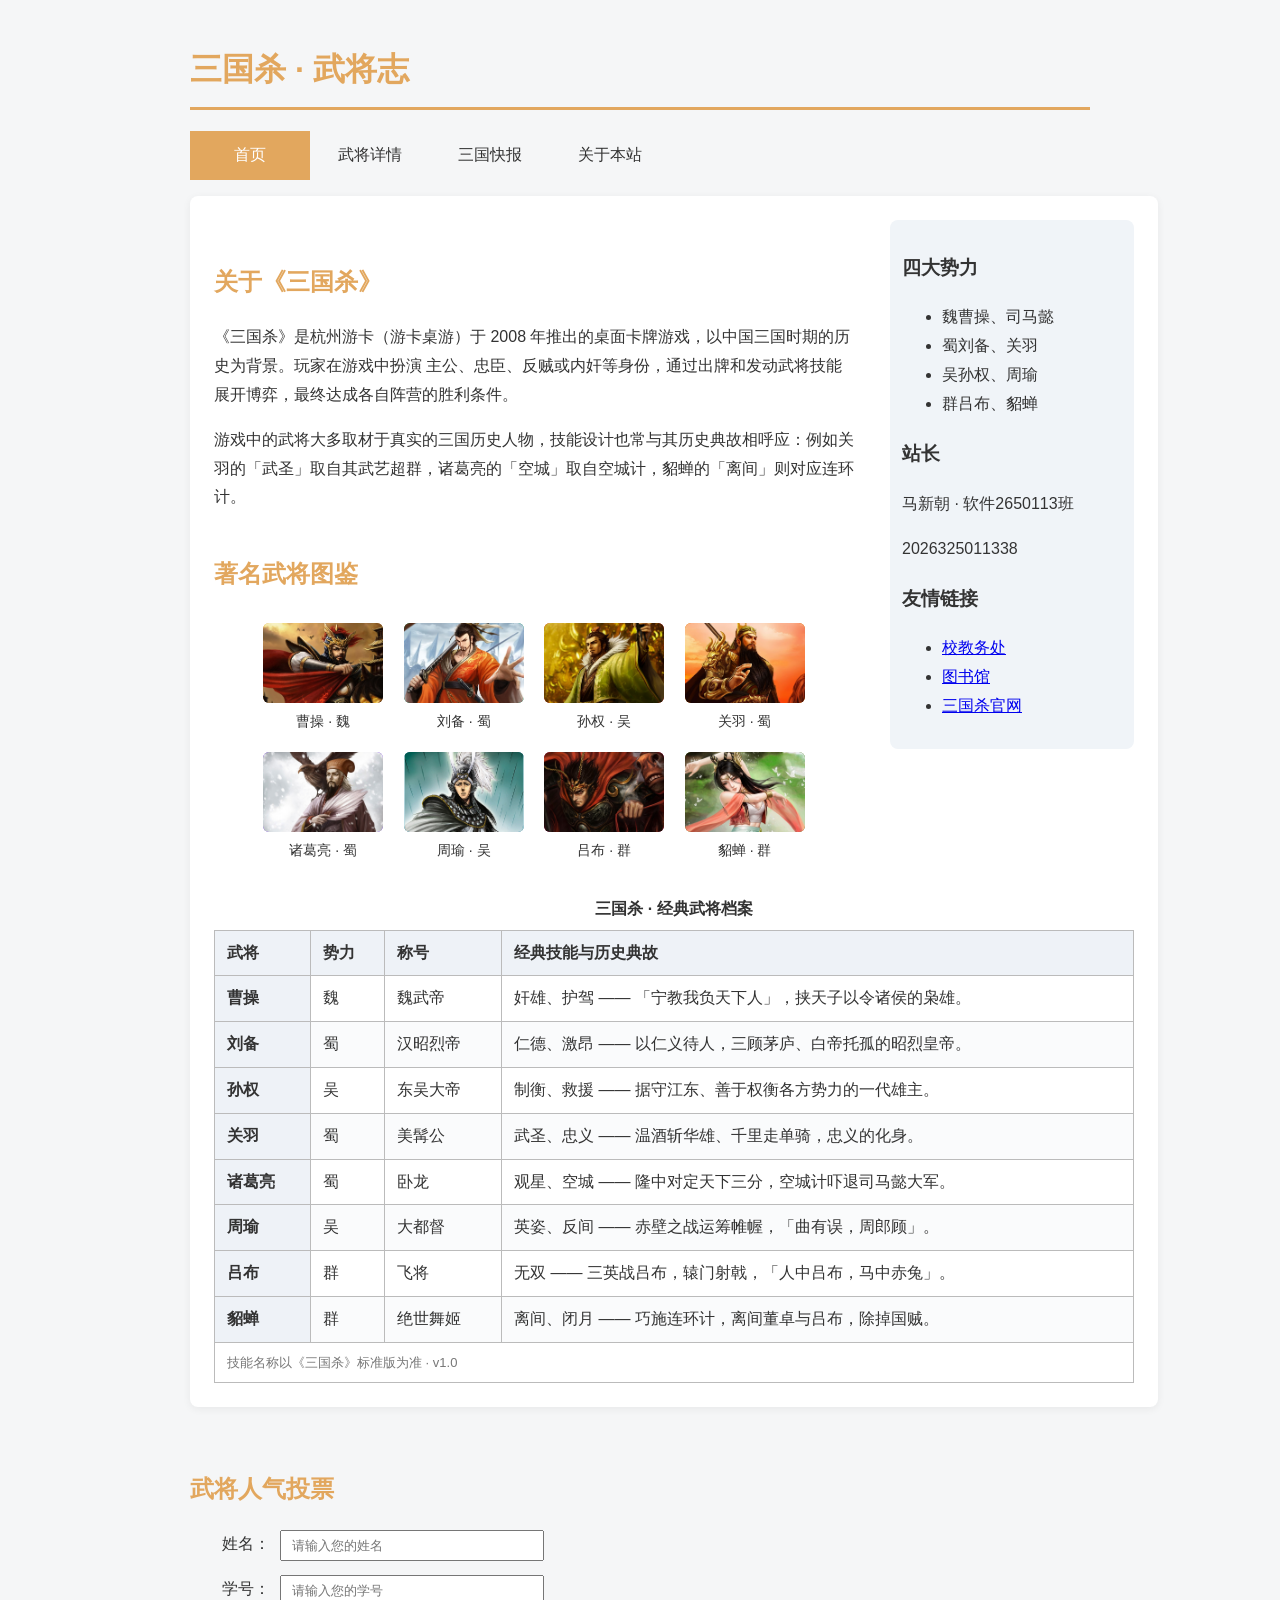
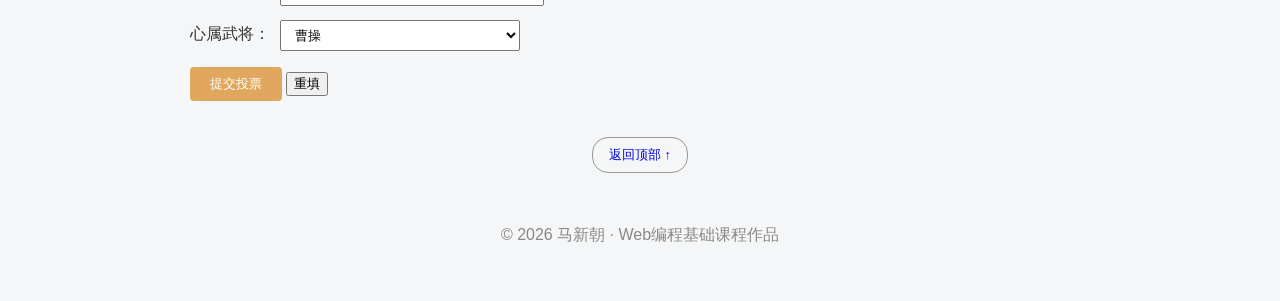
<file: index.html>
<!doctype html>
<html lang="zh-CN">
  <head>
    <meta charset="UTF-8" />
    <meta name="viewport" content="width=device-width, initial-scale=1.0" />
    <title>三国杀 · 武将志</title>
    <link rel="stylesheet" href="css/common.css" />
    <link rel="stylesheet" href="css/style.css" />
    <link rel="stylesheet" href="css/index.css" />
  </head>
  <body>
    <header id="top"><h1>三国杀 · 武将志</h1></header>
    <!-- 主页导航栏 -->
    <nav>
      <ul class="nav">
        <li class="active"><a href="index.html">首页</a></li>
        <li><a href="hero.html">武将详情</a></li>
        <li><a href="news.html">三国快报</a></li>
        <li><a href="about.html">关于本站</a></li>
      </ul>
    </nav>

    <!-- 主体内容 -->
    <div class="container">
      <main>
        <h2>关于《三国杀》</h2>
        <p>
          《三国杀》是杭州游卡（游卡桌游）于 2008
          年推出的桌面卡牌游戏，以中国三国时期的历史为背景。玩家在游戏中扮演
          主公、忠臣、反贼或内奸等身份，通过出牌和发动武将技能展开博弈，最终达成各自阵营的胜利条件。
        </p>
        <p>
          游戏中的武将大多取材于真实的三国历史人物，技能设计也常与其历史典故相呼应：例如关羽的「武圣」取自其武艺超群，诸葛亮的「空城」取自空城计，貂蝉的「离间」则对应连环计。
        </p>

        <!-- 相册集，主体卡片部分 -->
        <h2>著名武将图鉴</h2>
        <ul id="album">
          <li>
            <a class="zoom" href="#view-caocao" title="点击查看大图">
              <img
                class="ph ph1"
                src="images/hero-caocao.jpg"
                alt="三国杀武将曹操形象"
              />
            </a>
            <img
              class="preview"
              src="images/hero-caocao.jpg"
              alt=""
              aria-hidden="true"
            />
            <a href="#hero-caocao">曹操 · 魏</a>
          </li>
          <li>
            <a class="zoom" href="#view-liubei" title="点击查看大图">
              <img
                class="ph ph2"
                src="images/hero-liubei.jpg"
                alt="三国杀武将刘备形象"
              />
            </a>
            <img
              class="preview"
              src="images/hero-liubei.jpg"
              alt=""
              aria-hidden="true"
            />
            <a href="#hero-liubei">刘备 · 蜀</a>
          </li>
          <li>
            <a class="zoom" href="#view-sunquan" title="点击查看大图">
              <img
                class="ph ph3"
                src="images/hero-sunquan.jpg"
                alt="三国杀武将孙权形象"
              />
            </a>
            <img
              class="preview"
              src="images/hero-sunquan.jpg"
              alt=""
              aria-hidden="true"
            />
            <a href="#hero-sunquan">孙权 · 吴</a>
          </li>
          <li>
            <a class="zoom" href="#view-guanyu" title="点击查看大图">
              <img
                class="ph ph4"
                src="images/hero-guanyu.jpg"
                alt="三国杀武将关羽形象"
              />
            </a>
            <img
              class="preview"
              src="images/hero-guanyu.jpg"
              alt=""
              aria-hidden="true"
            />
            <a href="#hero-guanyu">关羽 · 蜀</a>
          </li>
          <li>
            <a class="zoom" href="#view-zhugeliang" title="点击查看大图">
              <img
                class="ph ph5"
                src="images/hero-zhugeliang.jpg"
                alt="三国杀武将诸葛亮形象"
              />
            </a>
            <img
              class="preview"
              src="images/hero-zhugeliang.jpg"
              alt=""
              aria-hidden="true"
            />
            <a href="#hero-zhugeliang">诸葛亮 · 蜀</a>
          </li>
          <li>
            <a class="zoom" href="#view-zhouyu" title="点击查看大图">
              <img
                class="ph ph6"
                src="images/hero-zhouyu.jpg"
                alt="三国杀武将周瑜形象"
              />
            </a>
            <img
              class="preview"
              src="images/hero-zhouyu.jpg"
              alt=""
              aria-hidden="true"
            />
            <a href="#hero-zhouyu">周瑜 · 吴</a>
          </li>
          <li>
            <a class="zoom" href="#view-lvbu" title="点击查看大图">
              <img
                class="ph ph7"
                src="images/hero-lvbu.jpg"
                alt="三国杀武将吕布形象"
              />
            </a>
            <img
              class="preview"
              src="images/hero-lvbu.jpg"
              alt=""
              aria-hidden="true"
            />
            <a href="#hero-lvbu">吕布 · 群</a>
          </li>
          <li>
            <a class="zoom" href="#view-diaochan" title="点击查看大图">
              <img
                class="ph ph8"
                src="images/hero-diaochan.jpg"
                alt="三国杀武将貂蝉形象"
              />
            </a>
            <img
              class="preview"
              src="images/hero-diaochan.jpg"
              alt=""
              aria-hidden="true"
            />
            <a href="#hero-diaochan">貂蝉 · 群</a>
          </li>
          <!-- 共 8 项：ph1~ph8 仅作加载时的势力底色 -->
        </ul>

        <!-- 点击放大：全屏查看层（纯 CSS :target 实现，无需 JS） -->
        <figure class="viewer" id="view-caocao">
          <img src="images/hero-caocao.jpg" alt="三国杀武将曹操形象" />
          <figcaption>
            曹操 · 魏 —— 魏武帝<a href="#album">关闭 ✕</a>
          </figcaption>
        </figure>
        <figure class="viewer" id="view-liubei">
          <img src="images/hero-liubei.jpg" alt="三国杀武将刘备形象" />
          <figcaption>
            刘备 · 蜀 —— 汉昭烈帝<a href="#album">关闭 ✕</a>
          </figcaption>
        </figure>
        <figure class="viewer" id="view-sunquan">
          <img src="images/hero-sunquan.jpg" alt="三国杀武将孙权形象" />
          <figcaption>
            孙权 · 吴 —— 东吴大帝<a href="#album">关闭 ✕</a>
          </figcaption>
        </figure>
        <figure class="viewer" id="view-guanyu">
          <img src="images/hero-guanyu.jpg" alt="三国杀武将关羽形象" />
          <figcaption>
            关羽 · 蜀 —— 美髯公<a href="#album">关闭 ✕</a>
          </figcaption>
        </figure>
        <figure class="viewer" id="view-zhugeliang">
          <img src="images/hero-zhugeliang.jpg" alt="三国杀武将诸葛亮形象" />
          <figcaption>
            诸葛亮 · 蜀 —— 卧龙<a href="#album">关闭 ✕</a>
          </figcaption>
        </figure>
        <figure class="viewer" id="view-zhouyu">
          <img src="images/hero-zhouyu.jpg" alt="三国杀武将周瑜形象" />
          <figcaption>
            周瑜 · 吴 —— 大都督<a href="#album">关闭 ✕</a>
          </figcaption>
        </figure>
        <figure class="viewer" id="view-lvbu">
          <img src="images/hero-lvbu.jpg" alt="三国杀武将吕布形象" />
          <figcaption>吕布 · 群 —— 飞将<a href="#album">关闭 ✕</a></figcaption>
        </figure>
        <figure class="viewer" id="view-diaochan">
          <img src="images/hero-diaochan.jpg" alt="三国杀武将貂蝉形象" />
          <figcaption>
            貂蝉 · 群 —— 绝世舞姬<a href="#album">关闭 ✕</a>
          </figcaption>
        </figure>
      </main>
      <!-- 侧边介绍栏 -->
      <aside>
        <h3>四大势力</h3>
        <ul>
          <li><span class="tag wei">魏</span>曹操、司马懿</li>
          <li><span class="tag shu">蜀</span>刘备、关羽</li>
          <li><span class="tag wu">吴</span>孙权、周瑜</li>
          <li><span class="tag qun">群</span>吕布、貂蝉</li>
        </ul>
        <h3>站长</h3>
        <p>马新朝 · 软件2650113班</p>
        <p>2026325011338</p>
        <h3>友情链接</h3>
        <ul>
          <li><a href="https://jw.huel.edu.cn/">校教务处</a></li>
          <li><a href="https://lib.huel.edu.cn/">图书馆</a></li>
          <li><a href="https://www.sanguosha.cn/">三国杀官网</a></li>
        </ul>
      </aside>

      <table class="spec">
        <caption>
          三国杀 · 经典武将档案
        </caption>
        
        <thead>
          <tr>
            <th scope="col">武将</th>
            <th scope="col">势力</th>
            <th scope="col">称号</th>
            <th scope="col">经典技能与历史典故</th>
          </tr>
        </thead>
        <tbody>
          <tr id="hero-caocao">
            <th scope="row">曹操</th>
            <td><span class="tag wei">魏</span></td>
            <td>魏武帝</td>
            <td>奸雄、护驾 —— 「宁教我负天下人」，挟天子以令诸侯的枭雄。</td>
          </tr>
          <tr id="hero-liubei">
            <th scope="row">刘备</th>
            <td><span class="tag shu">蜀</span></td>
            <td>汉昭烈帝</td>
            <td>仁德、激昂 —— 以仁义待人，三顾茅庐、白帝托孤的昭烈皇帝。</td>
          </tr>
          <tr id="hero-sunquan">
            <th scope="row">孙权</th>
            <td><span class="tag wu">吴</span></td>
            <td>东吴大帝</td>
            <td>制衡、救援 —— 据守江东、善于权衡各方势力的一代雄主。</td>
          </tr>
          <tr id="hero-guanyu">
            <th scope="row">关羽</th>
            <td><span class="tag shu">蜀</span></td>
            <td>美髯公</td>
            <td>武圣、忠义 —— 温酒斩华雄、千里走单骑，忠义的化身。</td>
          </tr>
          <tr id="hero-zhugeliang">
            <th scope="row">诸葛亮</th>
            <td><span class="tag shu">蜀</span></td>
            <td>卧龙</td>
            <td>观星、空城 —— 隆中对定天下三分，空城计吓退司马懿大军。</td>
          </tr>
          <tr id="hero-zhouyu">
            <th scope="row">周瑜</th>
            <td><span class="tag wu">吴</span></td>
            <td>大都督</td>
            <td>英姿、反间 —— 赤壁之战运筹帷幄，「曲有误，周郎顾」。</td>
          </tr>
          <tr id="hero-lvbu">
            <th scope="row">吕布</th>
            <td><span class="tag qun">群</span></td>
            <td>飞将</td>
            <td>无双 —— 三英战吕布，辕门射戟，「人中吕布，马中赤兔」。</td>
          </tr>
          <tr id="hero-diaochan">
            <th scope="row">貂蝉</th>
            <td><span class="tag qun">群</span></td>
            <td>绝世舞姬</td>
            <td>离间、闭月 —— 巧施连环计，离间董卓与吕布，除掉国贼。</td>
          </tr>
        </tbody>
        <tfoot>
          <tr>
            <td colspan="4">技能名称以《三国杀》标准版为准 · v1.0</td>
          </tr>
        </tfoot>
      </table>
    </div>

    <!-- 投票区：为您心仪的武将投上一票吧 -->
    <!-- 武将人气投票：form 保证提交/重置按钮生效 -->
    <form class="order" action="#" method="post">
      <h2>武将人气投票</h2>

      <p class="field">
        <label for="s-name">姓名：</label>
        <input
          type="text"
          id="s-name"
          name="name"
          placeholder="请输入您的姓名"
          required
        />
      </p>

      <p class="field">
        <label for="s-id">学号：</label>
        <input
          id="s-id"
          type="text"
          name="id"
          pattern="[0-9]{10}"
          placeholder="请输入您的学号"
          required
        />
      </p>

      <p class="field">
        <label for="s-hero">心属武将：</label>
        <select id="s-hero" name="hero">
          <optgroup label="魏国">
            <option value="caocao">曹操</option>
            <option value="simayi">司马懿</option>
            <option value="guojia">郭嘉</option>
          </optgroup>
          <optgroup label="蜀国">
            <option value="liubei">刘备</option>
            <option value="guanyu">关羽</option>
            <option value="zhugeliang">诸葛亮</option>
          </optgroup>
          <optgroup label="吴国">
            <option value="sunquan">孙权</option>
            <option value="zhouyu">周瑜</option>
            <option value="huanggai">黄盖</option>
          </optgroup>
          <optgroup label="群雄">
            <option value="lvbu">吕布</option>
            <option value="diaochan">貂蝉</option>
            <option value="huatuo">华佗</option>
          </optgroup>
        </select>
      </p>

      <p class="actions">
        <button type="submit">提交投票</button>
        <button type="reset">重填</button>
      </p>
    </form>

    <!-- 返回顶部 -->
    <p class="back-top">
      <a href="#top">返回顶部 ↑</a>
    </p>

    <footer><p>&copy; 2026 马新朝 · Web编程基础课程作品</p></footer>
  </body>
</html>
</file>
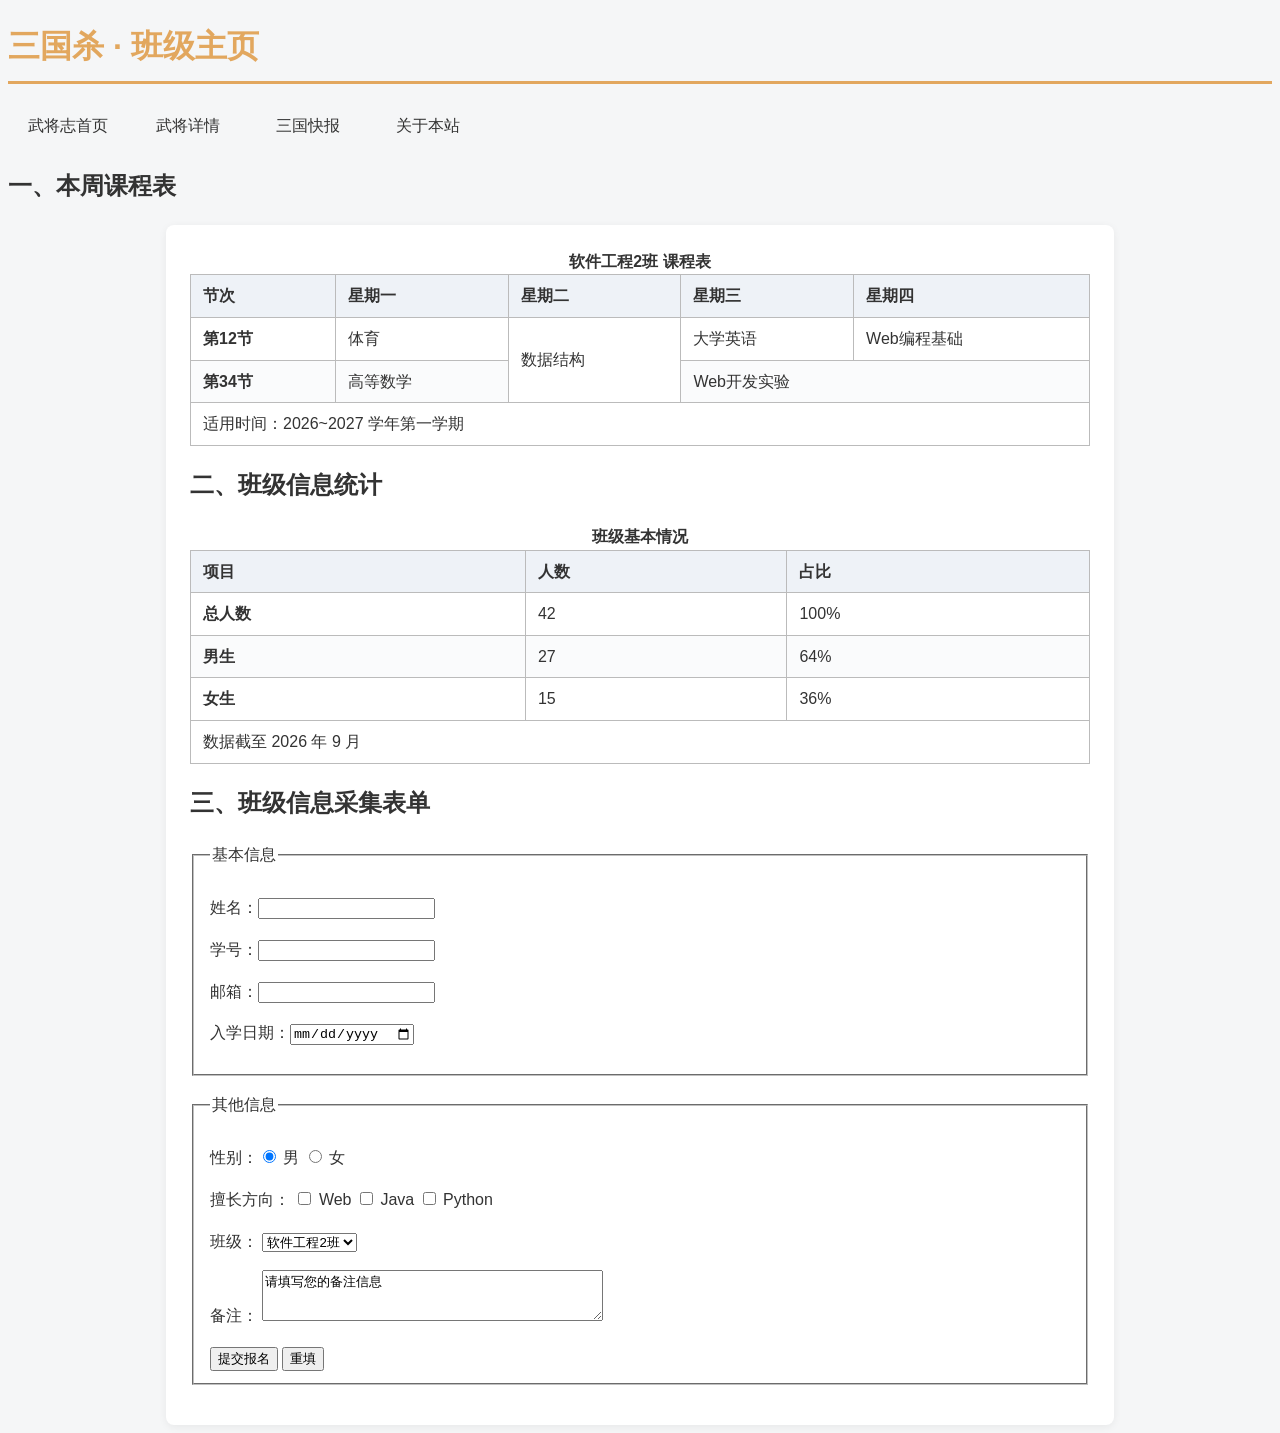
<file: class.html>
<!doctype html>
<html lang="zh-CN">
  <head>
    <meta charset="UTF-8" />
    <meta name="viewport" content="width=device-width, initial-scale=1.0" />
    <title>班级主页</title>
    <link rel="stylesheet" href="css/common.css" />
    <link rel="stylesheet" href="css/class.css" />
  </head>
  <body>
    <!-- 页首大标题：结构与 index 一致（header#top，与导航并行） -->
    <header id="top"><h1>三国杀 · 班级主页</h1></header>
    <!-- 导航与武将志首页统一 -->
    <nav>
      <ul class="nav">
        <li><a href="index.html">武将志首页</a></li>
        <li><a href="hero.html">武将详情</a></li>
        <li><a href="news.html">三国快报</a></li>
        <li><a href="about.html">关于本站</a></li>
      </ul>
    </nav>

    <!-- ============================================================
     任务一：本周课程表（表格）
     ============================================================ -->

    <h2>一、本周课程表</h2>

    <!-- TODO 2：给 <table> 加 <caption>，内容写「软件工程2班 课程表」
            （caption 必须是 table 的第一个子元素） -->
    <div class="container">
      <table>
        <caption>
          软件工程2班 课程表
        </caption>
        <!-- TODO 3：把这一行表头用 <thead> 包起来，
              并把里面的 <td> 全部改成 <th scope="col"> -->
        <thead>
          <tr>
            <th scope="col">节次</th>
            <th scope="col">星期一</th>
            <th scope="col">星期二</th>
            <th scope="col">星期三</th>
            <th scope="col">星期四</th>
          </tr>
        </thead>

        <!-- TODO 4：把下面两行数据用 <tbody> 包起来；
              每行的第一个单元格（第12节/第34节）改成 <th scope="row"> -->
        <tbody>
          <tr>
            <th scope="row">第12节</th>
            <td>体育</td>
            <td rowspan="2">数据结构</td>
            <td>大学英语</td>
            <td>Web编程基础</td>
          </tr>
          <tr>
            <th scope="row">第34节</th>
            <td>高等数学</td>
            <td colspan="2">Web开发实验</td>
          </tr>
        </tbody>

        <!-- TODO 5：合并单元格（两处都要做）
              a) 把第一行数据里「数据结构」那个 td 改成跨两行：
                 <td rowspan="2">数据结构</td>
                 然后把第二行数据里对应的那个 <td>数据结构</td> 删掉
              b) 把第二行数据里「高等数学」那个 td 改成跨两列：
                 <td colspan="2">高等数学</td>
                 然后把紧跟其后的 <td>数据结构</td> 删掉
              ⚠ 数格子：表头 5 列 → 每行格子总数必须 = 5 -->

        <!-- TODO 6：用 <tfoot> 加一行表尾，内容是「适用时间：2026~2027 学年第一学期」，
              这一格要跨 5 列：<td colspan="5">……</td> -->
        <tfoot>
          <tr>
            <td colspan="5">适用时间：2026~2027 学年第一学期</td>
          </tr>
        </tfoot>
      </table>

      <!-- ============================================================
     任务二：班级信息统计表（表格）
     ============================================================ -->

      <h2>二、班级信息统计</h2>

      <!-- TODO 7：补全这张表，要求：
              a) 有 <caption>：班级基本情况
              b) 有 <thead>：三列表头 项目 / 人数 / 占比，用 <th scope="col">
              c) 有 <tbody>：三行数据（总人数42 / 男生27 / 女生15 与对应占比），
                 每行第一个格子用 <th scope="row">
              d) 有 <tfoot>：一行说明，跨 3 列 -->
      <table>
        <caption>
          班级基本情况
        </caption>
        <thead>
          <tr>
            <th scope="col">项目</th>
            <th scope="col">人数</th>
            <th scope="col">占比</th>
          </tr>
        </thead>
        <tbody>
          <tr>
            <th scope="row">总人数</th>
            <td>42</td>
            <td>100%</td>
          </tr>
          <tr>
            <th scope="row">男生</th>
            <td>27</td>
            <td>64%</td>
          </tr>
          <tr>
            <th scope="row">女生</th>
            <td>15</td>
            <td>36%</td>
          </tr>
        </tbody>
        <tfoot>
          <tr>
            <td colspan="3">数据截至 2026 年 9 月</td>
          </tr>
        </tfoot>
      </table>

      <!-- ============================================================
     任务三：班级信息采集表单（表单）
     ============================================================ -->

      <h2>三、班级信息采集表单</h2>

      <!-- TODO 8：method 已经写好，检查一下是不是 post；
              action="#" 表示提交到当前页（课堂上不接后端，正常） -->
      <form action="#" method="post">
        <!-- ---------- 分组一：基本信息 ---------- -->
        <fieldset>
          <legend>基本信息</legend>

          <!-- TODO 9：这一组要放 4 个控件，每个都要有 <label>
      
               ① 姓名：<input type="text" name="name" required>
               ② 学号：10 位数字 → pattern="[0-9]{10}"，加 placeholder="10 位数字"，required
               ③ 邮箱：用 HTML5 新类型 type="email"，required
               ④ 入学日期：用 type="date"
               写法两种都行：
                 <label for="s-name">姓名：</label><input id="s-name" ...>
               或 <label>姓名：<input ...></label> -->

          <p>
            <label for="s-name">姓名：</label
            ><input id="s-name" type="text" name="name" required />
          </p>
          <p>
            <label for="s-id">学号：</label
            ><input
              id="s-id"
              type="text"
              name="id"
              pattern="[0-9]{10}"
              required
            />
          </p>
          <p>
            <label for="s-email">邮箱：</label
            ><input id="s-email" type="email" name="email" required />
          </p>
          <p>
            <label for="s-date">入学日期：</label
            ><input id="s-date" type="date" name="date" />
          </p>
        </fieldset>

        <!-- ---------- 分组二：其他信息 ---------- -->
        <fieldset>
          <legend>其他信息</legend>

          <!-- TODO 10：单选按钮（性别）
                要求：两个 radio，name 必须相同才能互斥，其中一个加 checked -->

          <!-- TODO 11：复选框（擅长方向）
                要求：至少 3 个 checkbox，name 相同，value 各不相同 -->

          <!-- TODO 12：下拉列表（班级）+ 多行文本 + 两个按钮
                a) <select name="cls"> 里放 3 个 option，其中「软件工程2班」加 selected
                b) <textarea name="msg" rows="3" cols="40"></textarea>
                   注意：默认值写在标签内容里，不是 value 属性
                c) 两个按钮，type 都要写：
                   <button type="submit">提交报名</button>
                   <button type="reset">重填</button> -->
          <p>
            性别：<input type="radio" name="gender" value="male" checked /> 男
            <input type="radio" name="gender" value="female" /> 女
          </p>
          <p>
            擅长方向： <input type="checkbox" name="skill" value="web" /> Web
            <input type="checkbox" name="skill" value="java" /> Java
            <input type="checkbox" name="skill" value="python" /> Python
          </p>
          <p>
            班级：
            <select name="cls">
              <option value="se1">软件工程1班</option>
              <option value="se2" selected>软件工程2班</option>
              <option value="se3">软件工程3班</option>
            </select>
          </p>
          <p>
            备注：
            <textarea
              name="msg"
              rows="3"
              cols="40">请填写您的备注信息</textarea>
          </p>
          <button type="submit">提交报名</button>
          <button type="reset">重填</button>
        </fieldset>
      </form>
    </div>
  </body>
</html>
</file>
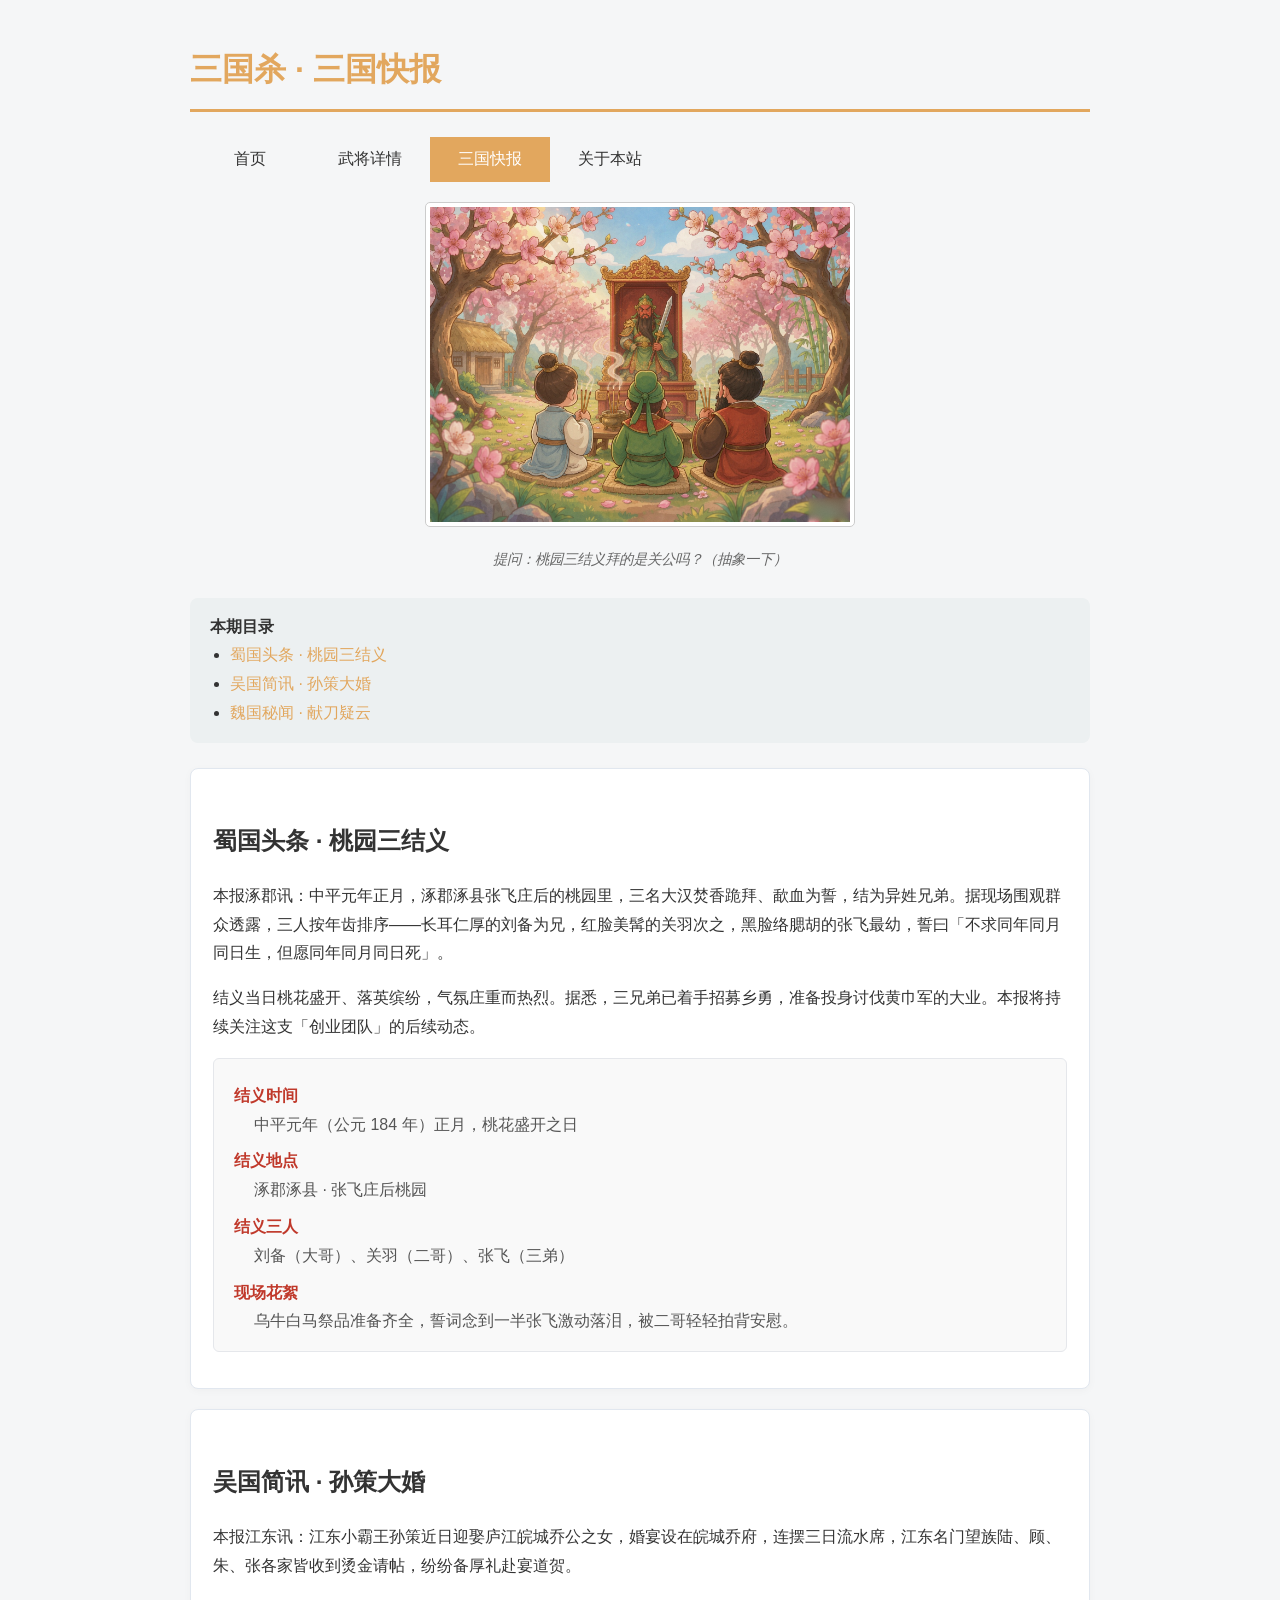
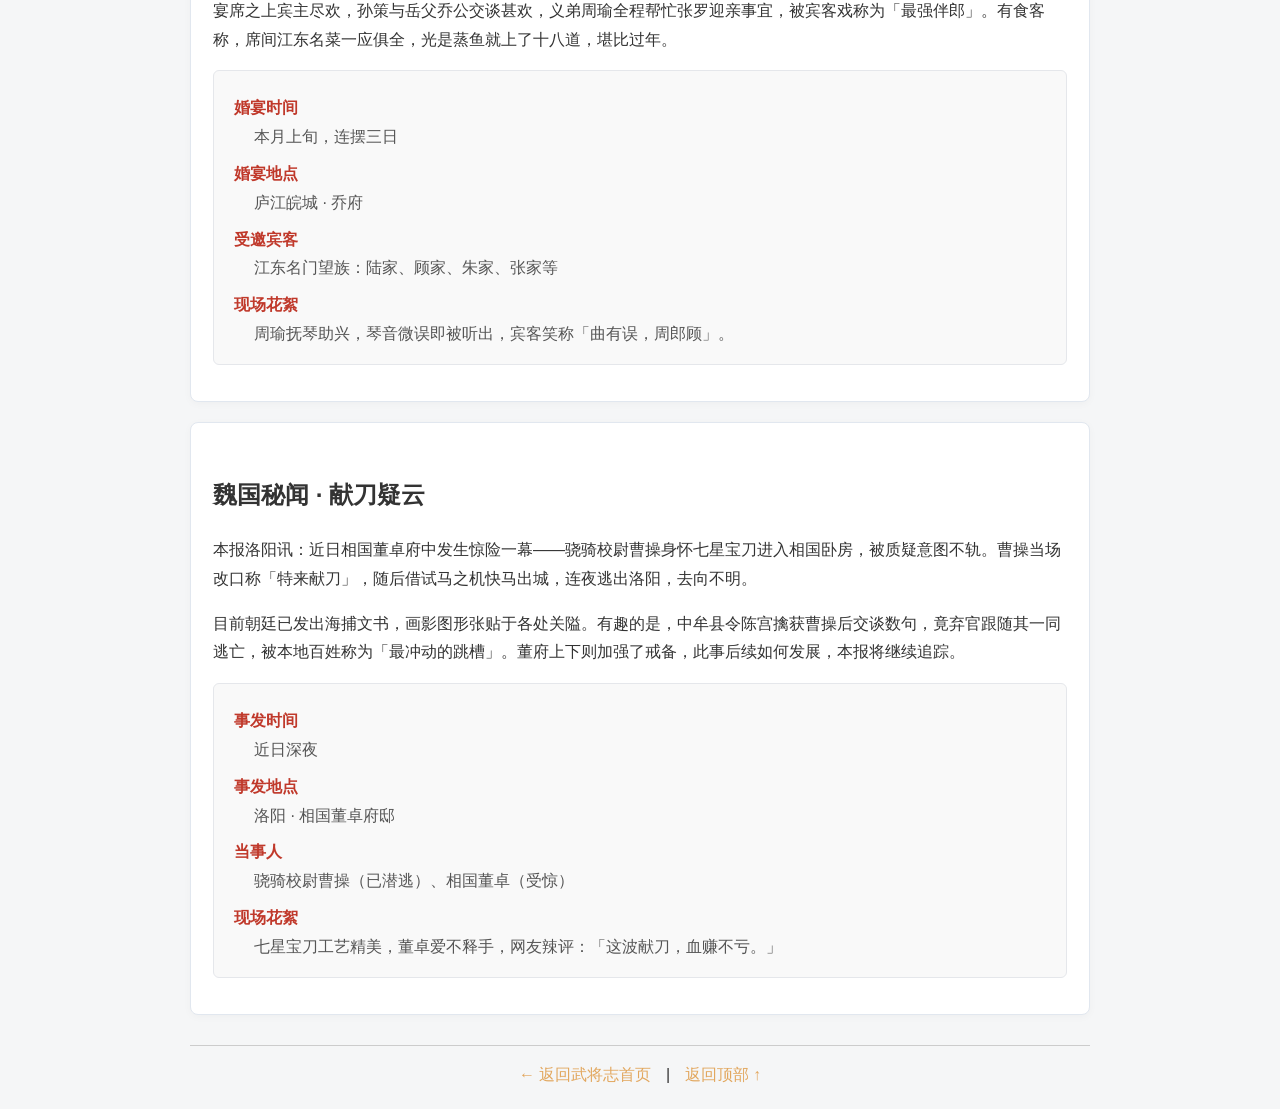
<file: news.html>
<!doctype html>
<html lang="zh-CN">
  <head>
    <meta charset="UTF-8" />
    <meta name="viewport" content="width=device-width, initial-scale=1.0" />
    <title>三国快报 · 群雄周报</title>
    <link rel="stylesheet" href="css/common.css" />
    <link rel="stylesheet" href="css/index.css" />
    <link rel="stylesheet" href="css/new.css" />
  </head>
  <body>
    <header id="top"><h1>三国杀 · 三国快报</h1></header>

    <!-- 导航与武将志首页统一 -->
    <nav>
      <ul class="nav">
        <li><a href="index.html">首页</a></li>
        <li><a href="hero.html">武将详情</a></li>
        <li class="active"><a href="news.html">三国快报</a></li>
        <li><a href="about.html">关于本站</a></li>
      </ul>
    </nav>

    <section class="page-head">
      <div class="thumb">
        <a href="images/taoyuan.png" target="_blank" title="点击查看大图">
          <img src="images/taoyuan.png" alt="桃园三结义卡通插画" />
        </a>
        <p class="note">提问：桃园三结义拜的是关公吗？（抽象一下）</p>
      </div>

      <nav class="toc" aria-label="文章目录">
        <strong>本期目录</strong>
        <ul>
          <li><a href="#item1">蜀国头条 · 桃园三结义</a></li>
          <li><a href="#item2">吴国简讯 · 孙策大婚</a></li>
          <li><a href="#item3">魏国秘闻 · 献刀疑云</a></li>
        </ul>
      </nav>
    </section>

    <main>
      <article>
        <h2 id="item1">蜀国头条 · 桃园三结义</h2>
        <p>
          本报涿郡讯：中平元年正月，涿郡涿县张飞庄后的桃园里，三名大汉焚香跪拜、歃血为誓，结为异姓兄弟。据现场围观群众透露，三人按年齿排序——长耳仁厚的刘备为兄，红脸美髯的关羽次之，黑脸络腮胡的张飞最幼，誓曰「不求同年同月同日生，但愿同年同月同日死」。
        </p>
        <p>
          结义当日桃花盛开、落英缤纷，气氛庄重而热烈。据悉，三兄弟已着手招募乡勇，准备投身讨伐黄巾军的大业。本报将持续关注这支「创业团队」的后续动态。
        </p>

        <dl>
          <dt>结义时间</dt>
          <dd>中平元年（公元 184 年）正月，桃花盛开之日</dd>

          <dt>结义地点</dt>
          <dd>涿郡涿县 · 张飞庄后桃园</dd>

          <dt>结义三人</dt>
          <dd>刘备（大哥）、关羽（二哥）、张飞（三弟）</dd>

          <dt>现场花絮</dt>
          <dd>
            乌牛白马祭品准备齐全，誓词念到一半张飞激动落泪，被二哥轻轻拍背安慰。
          </dd>
        </dl>
      </article>

      <article>
        <h2 id="item2">吴国简讯 · 孙策大婚</h2>
        <p>
          本报江东讯：江东小霸王孙策近日迎娶庐江皖城乔公之女，婚宴设在皖城乔府，连摆三日流水席，江东名门望族陆、顾、朱、张各家皆收到烫金请帖，纷纷备厚礼赴宴道贺。
        </p>
        <p>
          宴席之上宾主尽欢，孙策与岳父乔公交谈甚欢，义弟周瑜全程帮忙张罗迎亲事宜，被宾客戏称为「最强伴郎」。有食客称，席间江东名菜一应俱全，光是蒸鱼就上了十八道，堪比过年。
        </p>

        <dl>
          <dt>婚宴时间</dt>
          <dd>本月上旬，连摆三日</dd>

          <dt>婚宴地点</dt>
          <dd>庐江皖城 · 乔府</dd>

          <dt>受邀宾客</dt>
          <dd>江东名门望族：陆家、顾家、朱家、张家等</dd>

          <dt>现场花絮</dt>
          <dd>
            周瑜抚琴助兴，琴音微误即被听出，宾客笑称「曲有误，周郎顾」。
          </dd>
        </dl>
      </article>

      <article>
        <h2 id="item3">魏国秘闻 · 献刀疑云</h2>
        <p>
          本报洛阳讯：近日相国董卓府中发生惊险一幕——骁骑校尉曹操身怀七星宝刀进入相国卧房，被质疑意图不轨。曹操当场改口称「特来献刀」，随后借试马之机快马出城，连夜逃出洛阳，去向不明。
        </p>
        <p>
          目前朝廷已发出海捕文书，画影图形张贴于各处关隘。有趣的是，中牟县令陈宫擒获曹操后交谈数句，竟弃官跟随其一同逃亡，被本地百姓称为「最冲动的跳槽」。董府上下则加强了戒备，此事后续如何发展，本报将继续追踪。
        </p>

        <dl>
          <dt>事发时间</dt>
          <dd>近日深夜</dd>

          <dt>事发地点</dt>
          <dd>洛阳 · 相国董卓府邸</dd>

          <dt>当事人</dt>
          <dd>骁骑校尉曹操（已潜逃）、相国董卓（受惊）</dd>

          <dt>现场花絮</dt>
          <dd>
            七星宝刀工艺精美，董卓爱不释手，网友辣评：「这波献刀，血赚不亏。」
          </dd>
        </dl>
      </article>
    </main>

    <footer class="footer">
      <a href="index.html">← 返回武将志首页</a>
      |
      <a href="#top">返回顶部 ↑</a>
    </footer>
  </body>
</html>
</file>
<file: css/common.css>
/* ===== 1. 全局 ===== */
body {
    font-family: "微软雅黑", Arial, sans-serif;
    color: #333;
    background: #f5f6f7;
    line-height: 1.6;
}

/* 导航 */
.nav {
    list-style: none;            /* 去圆点 */
    overflow: hidden;            /* 清浮动 */
    padding-left: 0;
}
.nav li {
    float: left;                 /* 横排 */
    width: 120px;
}
.nav a {
    display: block;              /* 整块可点 */
    text-decoration: none;       /* 去下划线 */
    text-align: center;
    padding: 8px 0;
    color: #333;
}
.nav a:link    { color: #333; }
.nav a:visited { color: #555; }
.nav a:hover   { background: #e2a75e; color: #fff; }
.nav a:active  { background: #e2a75e; color: #fff; }
</file>
<file: css/style.css>
/* ============================================================
   实验六 · 起始样式表（css/style.css）
   ------------------------------------------------------------
   1–4 分区是第八章的成果，本次【不需要改动】；
   今天只做 5、6 分区（TODO），并新增 7、8 分区。
   ============================================================ */

/* ===== 1. 全局 ===== */
body {
    font-family: "微软雅黑", Arial, sans-serif;
    color: #333;
    background: #f5f6f7;
    line-height: 1.6;
}
/* 居中样式 */
body {
    font-family: "Microsoft YaHei", Arial, sans-serif;
    max-width: 900px;
    margin: 0 auto;
    padding: 20px;
    line-height: 1.8;
}

h1 {
    color: #e2a75e;
    border-bottom: 3px solid #e2a75e;
    padding-bottom: 8px;
}

caption {
    font-weight: bold;
    padding: 6px 0;
}

/* ===== 2. 表格 ===== */
table {
    border-collapse: collapse;
    width: 100%;
}

th,
td {
    border: 1px solid #bbb;
    padding: 8px 12px;
    text-align: left;
}

th {
    background: #eef2f7;
}

tbody tr:nth-child(even) {
    background: #fafbfc;
}

tfoot td {
    color: #777;
    font-size: 13px;
}

/* ===== 3. 版心卡片 ===== */
.container {
    width: 920px;
    margin: 0 auto;
    background: #fff;
    padding: 24px;
    border-radius: 8px;
    box-shadow: 0 2px 8px rgba(0, 0, 0, 0.06);
}

fieldset {
    margin-bottom: 16px;
    padding: 12px 16px;
}

/* ===== 4. 导航 ===== */
.nav {
    list-style: none;
    overflow: hidden;
    padding-left: 0;
}

.nav li {
    float: left;
    width: 120px;
}

.nav a {
    display: block;
    text-decoration: none;
    text-align: center;
    padding: 8px 0;
}

.nav a:link {
    color: #333;
}

.nav a:visited {
    color: #555;
}

.nav a:hover {
    background: #e2a75e;
    color: #fff;
}

.nav a:active {
    background: #e2a75e;
    color: #fff;
}

/* ===== 班级新闻news.html =====*/
.wrap {
    max-width: 960px;
    margin: 0 auto;
    padding: 20px;
    background: #fff;
    min-height: 90vh;
}

h1 {
    color: #e2a75e;
}

hr {
    border: none;
    border-top: 2px solid #dbe7fe;
    margin: 12px 0 20px;
}

/* 目录：本页核心是锚点跳转 */
.toc {
    background: #f3f4f6;
    border-left: 4px solid #e2a75e;
    padding: 12px 20px;
}

.toc a {
    color: #e2a75e;
    text-decoration: none;
    margin-right: 12px;
}

.toc a:hover {
    text-decoration: underline;
}

h2 {
    color: #e2a75e;
    margin-top: 40px;
}

article p {
    line-height: 1.8;
}

/* 定义列表：dt 术语 + dd 描述 */
dt {
    font-weight: bold;
    margin-top: 12px;
    color: #111827;
}

dd {
    margin: 4px 0 4px 24px;
    line-height: 1.7;
    color: #374151;
}

/* 图片链接（缩略图点击放大） */
a.thumb img {
    width: 240px;
    height: 160px;
    object-fit: cover;
    border: 1px solid #cbd5e1;
}

.back {
    margin-top: 48px;
    padding-top: 12px;
    border-top: 1px solid #e5e7eb;
    font-size: 14px;
}

.back a {
    color: #e2a75e;
    margin-right: 16px;
}

/* ===== 4.1 导航升级 ===== */
.nav a {
    display: block;
    padding: 10px 0;
    /* 热区变高，hover 才明显 */
}

.nav .active a {
    /* 当前页常亮 */
    background: #e2a75e;
    color: #fff;
}

/* ============================================================
   以下为第九章实验 TODO 区
   ============================================================ */

/* ===== 5. 电子相册 ===== */
/* TODO B2：#album 去圆点 + 居中；li 行内块 + 定宽 + 顶对齐；
   .ph 色块高 80px 圆角；ph1~ph8 八种底色；#album a 四态 */
/* 在这里写代码 */
/* ===== 5. 电子相册 ===== */
#album {
    list-style: none;
    padding-left: 0;
    text-align: center;
    /* 让行内块整体居中 */
}

#album li {
    display: inline-block;
    /* 不脱流、能设宽高 */
    width: 120px;
    margin: 8px;
    vertical-align: top;
    /* 内容不齐时顶对齐 */
}

.ph {
    /* "照片"色块 */
    height: 80px;
    border-radius: 6px;
    margin-bottom: 4px;
}

.ph1 {
    background: #e2a75e;
}

.ph2 {
    background: #059669;
}

.ph3 {
    background: #dc2626;
}

.ph4 {
    background: #d97706;
}

.ph5 {
    background: #7c3aed;
}

.ph6 {
    background: #0e7490;
}

.ph7 {
    background: #be185d;
}

.ph8 {
    background: #4d7c0f;
}

#album a {
    text-decoration: none;
    color: #333;
    font-size: 14px;
}

#album a:visited {
    color: #999;
}

#album a:hover {
    color: #dc2626;
}

/* ===== 6. 参数表 ===== */
/* TODO C：.spec 沿用全局表格线；thead 底色；tbody 悬停行 */
/* 提示：全局 table 已有 collapse 和 td 边框，这里只补差异部分 */
/* 在这里写代码 */
.spec { border-collapse: collapse; width: 100%; }
.spec th, .spec td { border: 1px solid #bbb; padding: 8px 12px; }
.spec thead th { background: #eef2f7; }
.spec tbody tr:nth-child(even) { background: #fafbfc; }
.spec tbody tr:hover { background: #fff7e6; }   /* 悬停行 */

/* ===== 7. 表单排版 ===== */
/* TODO D：.order 行容器；label 浮动定宽右对齐；
   input/select 定宽；:focus 高亮；submit 按钮三件套 */
/* 在这里写代码 */
.order { overflow: hidden; margin: 7px 0; }
.order label {
    float: left;
    width: 80px;
    text-align: right;        /* 冒号成一条竖线 */
}
.order input, .order select {
    float: left;
    width: 180px;
    margin-left: 10px;
}
.order input:focus, .order select:focus {
    background: #e7f1f3;
    border: 1px solid #e2a75e;
}
form button[type="submit"] {
    background: #e2a75e; color: #fff;
    border: none; border-radius: 4px;
    padding: 8px 20px; cursor: pointer;
}
form button[type="submit"]:hover { background: #e2a75e; }

/* ===== 8. 主页布局 ===== */
/* TODO E：main 左浮动 640px；aside 右浮动 220px + 底色圆角；
   footer clear:both 居中 */
/* 在这里写代码 */
main { float: left;  width: 640px; }
aside { float: right; width: 220px; background: #f0f4f8;
        border-radius: 8px; padding: 12px; }
footer { clear: both; text-align: center; color: #888;
         padding: 16px 0; }
</file>
<file: css/index.css>
/* ============================================================
   index.html · 交互与布局补充样式（css/index.css）
   主题颜色已全部移除，页面配色回落到 common.css / style.css 的默认浅色；
   本文件只保留：相册交互、全屏查看、投票区排版、返回顶部等功能性样式。
   之后想重新配色，把颜色声明加回对应分区即可。
   ============================================================ */

/* ===== 大标题鎏金色（header 里的 h1，三个页面通用） ===== */
header h1 {
    color: #e2a75e;
}

/* ===== 2. 武将头像缩略图（沿用 .ph 尺寸与圆角） ===== */
#album img.ph {
    width: 100%;
    height: 80px;
    object-fit: cover; /* 保持图片比例、把 120×80 的小框填满、多余部分裁掉 */
    object-position: 50% 15%;   /* 顶部往下 15% 的位置开始显示 */
    display: block;
}

/* 鼠标悬停缩略图：微微提亮，暗示可点 */
.zoom { display: block; }
.zoom:hover img { filter: brightness(1.15); }

/* ===== 3. 悬停大图：浮在缩略图上方 ===== */
#album li { position: relative; }                 /* 作为预览图定位基准 */

#album .preview {
    display: none;                                /* 默认隐藏 */
    position: absolute;
    bottom: 100%;                                 /* 悬浮在缩略图上方 */
    left: 50%;
    transform: translateX(-50%);
    width: 260px;
    height: auto;
    margin-bottom: 8px;
    border: 2px solid #999;                       /* 中性灰描边 */
    border-radius: 6px;
    box-shadow: 0 6px 18px rgba(0, 0, 0, 0.3);
    z-index: 50;
    pointer-events: none;                         /* 不挡住缩略图点击 */
}

#album li:hover .preview { display: block; }      /* 悬停时浮现 */

/* ===== 4. 点击全屏查看（纯 CSS :target，无需 JS） ===== */
.viewer {
    display: none;
    position: fixed;
    top: 0;
    left: 0;
    width: 100%;
    height: 100%;
    margin: 0;
    background: rgba(0, 0, 0, 0.85);              /* 全屏暗幕（功能性，保证大图可读） */
    z-index: 999;
    flex-direction: column;
    align-items: center;
    justify-content: center;
}

/* 网址带 #view-xxx 时显示对应武将 */
.viewer:target { display: flex; }

.viewer img {
    max-width: 95vw;
    max-height: 85vh;
    object-fit: contain;
    border: 2px solid #999;
    border-radius: 6px;
}

.viewer figcaption {
    margin-top: 12px;
    color: #fff;                                  /* 暗幕上需要浅色文字才可读 */
}

.viewer a { color: #fff; margin-left: 10px; text-decoration: none; }
.viewer a:hover { text-decoration: underline; }

/* ===== 5. 武将人气投票区（覆盖 style.css 的横排样式） ===== */
.order {
    max-width: 920px;
    margin: 20px auto;
}

.order label {
    display: inline-block;  /* 从「独占一行」改成「行内」 */
    margin-bottom: 0;       /* 删掉原来的下间距 */
    margin-right: 10px;     /* 补一个右间距 */
    vertical-align: middle; /* 与输入框垂直居中 */
    width: 80px; 
    text-align: right;      /* 冒号成一条竖线 */
}
.order .field { margin: 0 0 14px; }

.order input,
.order select {
    float: none;                        /* 取消左浮动，改为文档流排列 */
    width: 240px;
    margin-left: 0;
    padding: 6px 10px;
}

/* ===== 6. 返回顶部小按钮 ===== */
.back-top {
    text-align: center;
    margin: 0 0 16px;
}

.back-top a {
    display: inline-block;
    padding: 5px 16px;
    border: 1px solid #999;             /* 中性灰描边圆角胶囊 */
    border-radius: 16px;
    text-decoration: none;
    font-size: 13px;
}

.back-top a:hover { background: #e5e5e5; }
</file>
<file: css/class.css>
h1 {
    color: #e2a75e;
    border-bottom: 3px solid #e2a75e; 
    padding-bottom: 8px;
}
caption { font-weight: bold; }


/* ===== 2. 表格 ===== */
table {
    border-collapse: collapse;   /* 相邻边框合并成一条线 */
    width: 100%;
}
th, td {
    border: 1px solid #bbb;      /* 边框三要素：宽 样式 颜色 */
    padding: 8px 12px;           /* 文字别贴着线 */
    text-align: left;
/* background-color: #1a1919; 如果以后给 td 加了背景色，就会盖住 tr 的背景，斑马纹立刻失效。*/ 
}
/* 表头单元格：浅蓝灰底，与数据行区分开。
   注意：只作用于 thead —— 若写成 th，tbody 里的行表头（th[scope="row"]）也会被染色，
   而单元格背景绘制在 tr 背景之上，会把偶数行的斑马纹"顶掉"，导致每行第一格与同行其它格颜色不一致。 */
thead th {
    background-color: #eef2f7;   /* 表头底色：用 background-color 而非 background 简写，避免重置其它背景属性 */
}

/* 行表头：不设底色，继承所在行的斑马纹，仅用字重与数据单元格区分 */
tbody th {
    background-color: transparent;
    font-weight: 600;
}

tbody tr:nth-child(even) {       /* 偶数行浅底 = 斑马纹 */
    background-color: #fafbfc;   /* 同样用 background-color，不用简写 */
}
    
/* ===== 3. 版心卡片 ===== */
.container{
    width: 900px;
    margin: 0 auto;             /* margin: <上下> <左右>，有宽度才能居中 */
    background: #fff;
    padding: 24px;
    border-radius: 8px;
    box-shadow: 0 2px 8px rgba(0,0,0,.06);
}
fieldset { margin-bottom: 16px; padding: 12px 16px; }
</file>
<file: css/new.css>
/* ============================================================
   news.html · 三国快报样式表（css/new.css）
   主题颜色已全部移除，恢复默认浅色配色；
   本文件只负责新闻页版式：居中窄栏、卡片、目录、要点速览、页脚
   加载顺序：common.css → index.css → new.css
   ============================================================ */

/* ===== 1. 版式：居中窄栏 ===== */
body {
    font-family: "Microsoft YaHei", Arial, sans-serif;
    max-width: 900px;
    margin: 0 auto;
    padding: 20px;
    line-height: 1.8;
}

/* 页首标题：与 index 一致（header#top 结构），颜色走默认 */
h1 {
    border-bottom: 3px solid #e2a75e;
    padding-bottom: 10px;
    margin-bottom: 25px;
}

/* 标题/导航浮动行的下方再开始正文 */
.page-head {
    clear: both;
}

/* 各条新闻标题：只补间距 */
h2 {
    margin-top: 30px;
}

/* ===== 2. 导航：默认配色 ===== */
.nav a:link    { color: #333; }
.nav a:visited { color: #555; }
.nav a:hover   { background: #e2a75e; color: #fff; }
.nav a:active  { background: #e2a75e; color: #fff; }

/* 当前页（三国快报）常亮 */
.nav .active a { background: #e2a75e; color: #fff; }

/* ===== 3. 头图：新闻配图（桃园结义卡通图） ===== */
.thumb {
    display: block;
    text-align: center;
    margin: 20px 0;
}

.thumb img {
    width: 420px;
    max-width: 100%;
    height: auto;
    border: 1px solid #ccc;
    padding: 4px;
    border-radius: 5px;
    background: #fff;
}

.note {
    color: #666;
    font-size: 0.9em;
    font-style: italic;
    margin-top: 10px;
}

/* ===== 4. 目录 ===== */
.toc {
    background: #ecf0f1;
    padding: 15px 20px;
    border-radius: 8px;
    margin: 25px 0;
}

.toc ul {
    margin: 0;
    padding-left: 20px;
}

.toc a {
    color: #e2a75e;
    text-decoration: none;
}

.toc a:hover {
    text-decoration: underline;
}

/* ===== 5. 新闻正文卡片 ===== */
article {
    background: #fff;
    padding: 20px 22px;
    border: 1px solid #e1e7ef;
    border-radius: 8px;
    margin-bottom: 20px;
    box-shadow: 0 2px 8px rgba(0, 0, 0, 0.03);
}

/* ===== 6. 要点速览（时间/地点/花絮） ===== */
dl {
    background: #f9f9f9;
    border: 1px solid #e5e7eb;
    border-radius: 6px;
    padding: 15px 20px;
}

dt {
    font-weight: bold;
    color: #c0392b;
    margin-top: 8px;
}

dd {
    margin-left: 20px;
    color: #555;
}

/* ===== 7. 页脚 ===== */
.footer {
    margin-top: 30px;
    padding-top: 15px;
    border-top: 1px solid #ccc;
    text-align: center;
}

.footer a {
    color: #e2a75e;
    text-decoration: none;
    margin: 0 10px;
}

.footer a:hover {
    text-decoration: underline;
}
</file>
